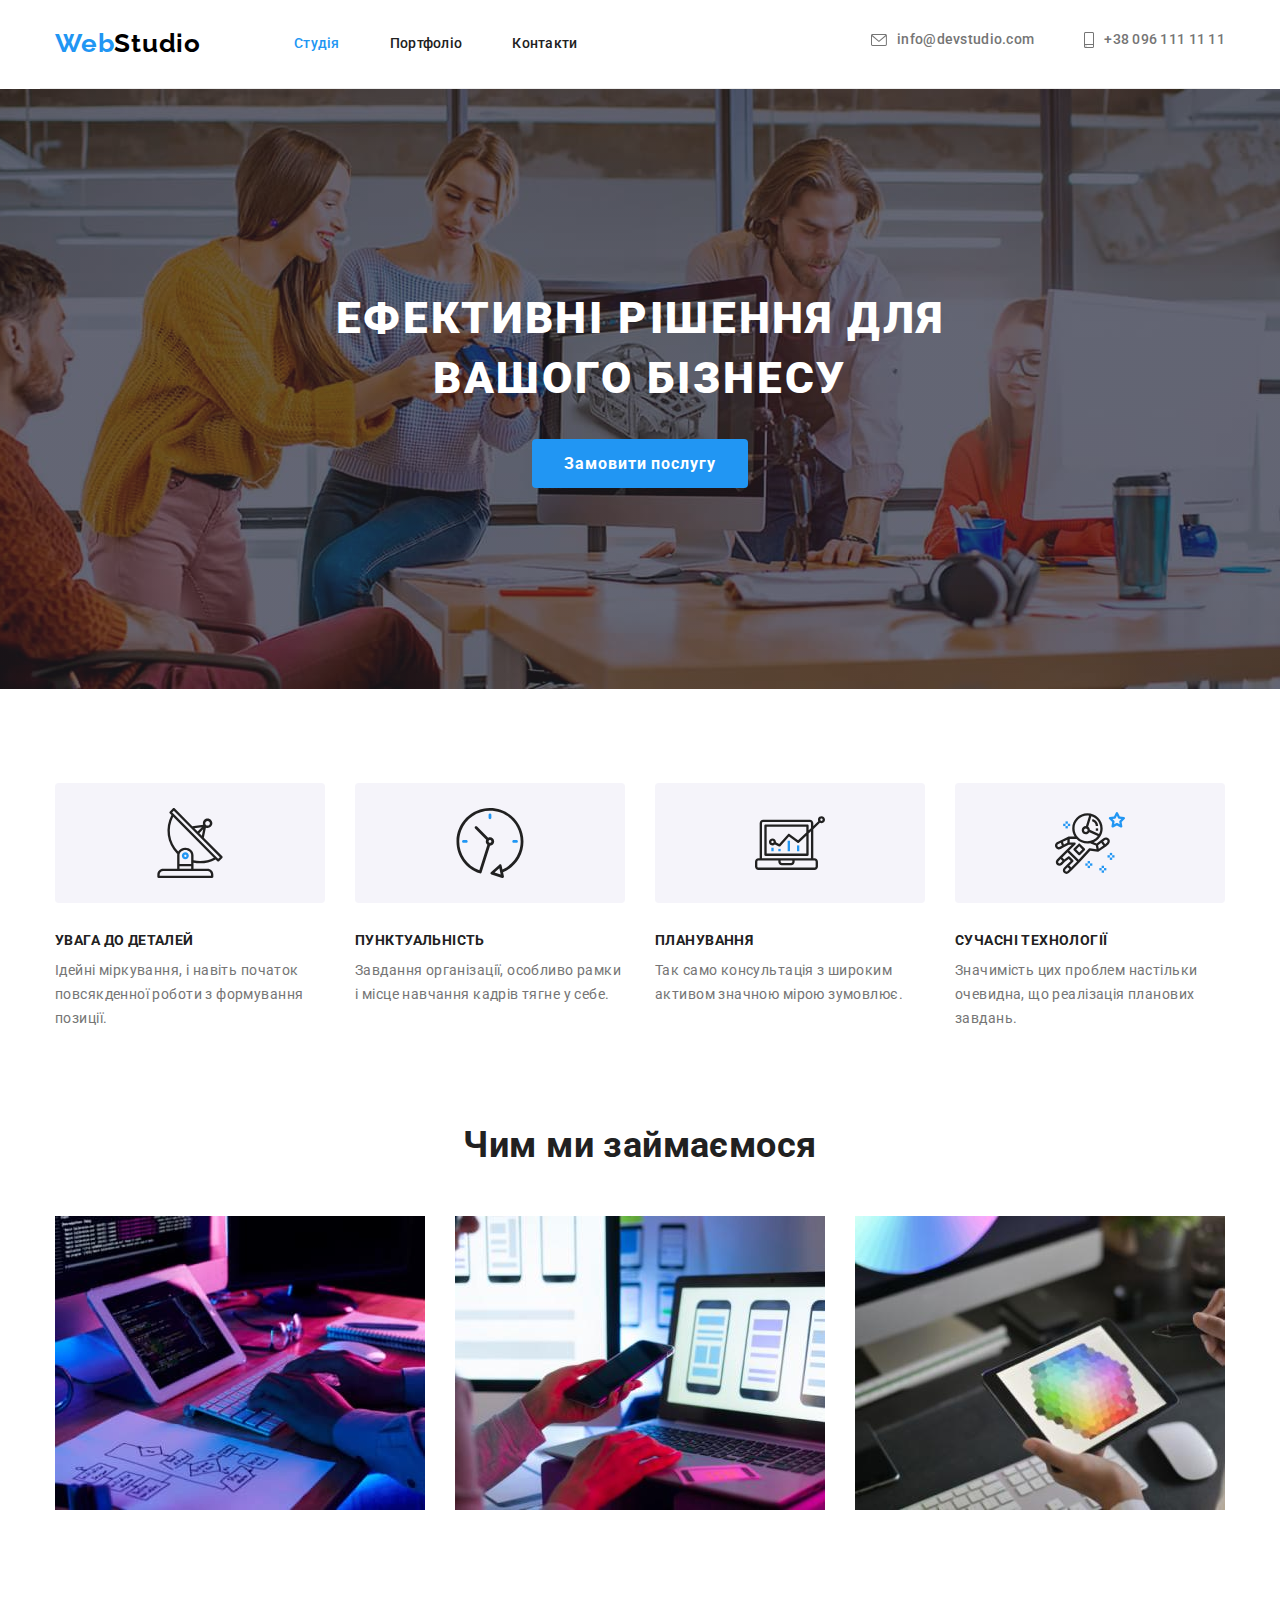
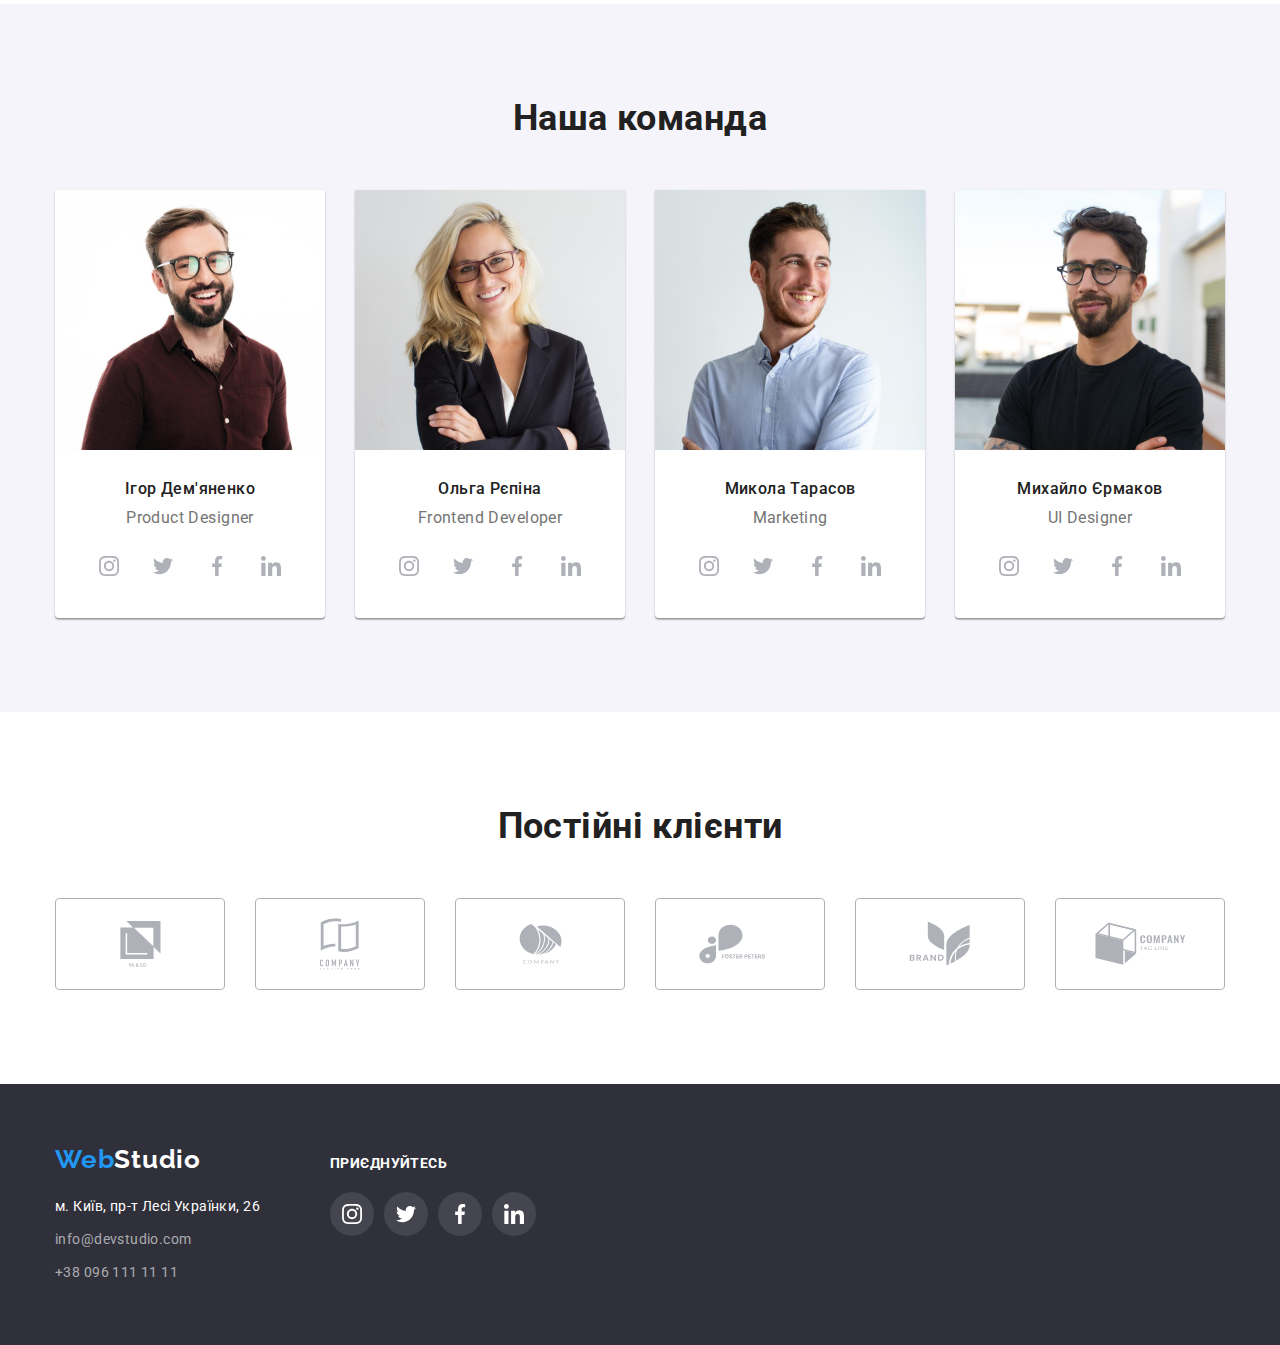
<file: index.html>
<!DOCTYPE html>
<html lang="uk">
  <head>
    <meta charset="UTF-8" />
    <meta http-equiv="X-UA-Compatible" content="IE=edge" />
    <meta name="viewport" content="width=device-width, initial-scale=1.0" />
    <title>Студія</title>
    <link rel="preconnect" href="https://fonts.googleapis.com" />
    <link rel="preconnect" href="https://fonts.gstatic.com" crossorigin />
    <link
      href="https://fonts.googleapis.com/css2?family=Raleway:wght@700&family=Roboto:wght@400;500;700;900&display=swap"
      rel="stylesheet"
    />
    <link
      rel="stylesheet"
      href="https://cdnjs.cloudflare.com/ajax/libs/modern-normalize/1.1.0/modern-normalize.min.css"
    />
    <link rel="stylesheet" href="./css/styles.css" />
  </head>
  <body class="page">
    <!--Верхня лінія-->
    <header class="page-header">
      <div class="container">
        <nav class="main-nav">
          <a class="logo link" href="./index.html"><span class="accent">Web</span>Studio</a>
          <ul class="list nav-list">
            <li class="nav-item"><a class="link current" href="./index.html">Студія</a></li>
            <li class="nav-item"><a class="link" href="./portfolio.html">Портфоліо</a></li>
            <li class="nav-item"><a class="link" href="">Контакти</a></li>
          </ul>
        </nav>
        <ul class="list header-conacts">
          <li class="сontacts-item">
            <a class="link" href="mailto:info@devstudio.com">
              <svg class="icon" width="16" height="12">
                <use href="./images/opt-symbol-defs.svg#icon-svgenvelope"></use></svg
              >info@devstudio.com</a
            >
          </li>
          <li class="сontacts-item">
            <a class="link" href="tel:+380961111111"
              ><svg class="icon" width="10" height="16">
                <use href="./images/opt-symbol-defs.svg#icon-svgsmartphone"></use></svg
              >+38 096 111 11 11</a
            >
          </li>
        </ul>
      </div>
    </header>
    <!--Шапка-->
    <main class="page-main">
      <section class="section hero">
        <div class="container">
          <h1 class="hero-title">Ефективні рішення для вашого бізнесу</h1>
          <button class="order-button" type="button">Замовити послугу</button>
        </div>
      </section>

      <!--Особливості-->
      <section class="section features">
        <div class="container">
          <h2 class="features-title visually-hidden">Особливості</h2>
          <ul class="list features-list">
            <li class="features-item icon-antenna">
              <h3 class="features-title">УВАГА ДО ДЕТАЛЕЙ</h3>
              <p class="features-text">
                Ідейні міркування, і навіть початок повсякденної роботи з формування позиції.
              </p>
            </li>
            <li class="features-item icon-clock">
              <h3 class="features-title">ПУНКТУАЛЬНІСТЬ</h3>
              <p class="features-text">
                Завдання організації, особливо рамки і місце навчання кадрів тягне у себе.
              </p>
            </li>
            <li class="features-item icon-diagram">
              <h3 class="features-title">ПЛАНУВАННЯ</h3>
              <p class="features-text">
                Так само консультація з широким активом значною мірою зумовлює.
              </p>
            </li>
            <li class="features-item icon-astronaut">
              <h3 class="features-title">СУЧАСНІ ТЕХНОЛОГІЇ</h3>
              <p class="features-text">
                Значимість цих проблем настільки очевидна, що реалізація планових завдань.
              </p>
            </li>
          </ul>
        </div>
      </section>
      <!--Чим займаємося-->
      <section class="section work">
        <div class="container">
          <h2 class="section-title">Чим ми займаємося</h2>
          <ul class="list example-list">
            <li class="example-item">
              <img
                class="example-photo"
                src="./images/img11.jpg"
                alt="моменти роботи"
                width="370"
                height="294"
              />
            </li>
            <li class="example-item">
              <img
                class="example-photo"
                src="./images/img22.jpg"
                alt="моменти роботи"
                width="370"
                height="294"
              />
            </li>
            <li class="example-item">
              <img
                class="example-photo"
                src="./images/img33.jpg"
                alt="моменти роботи"
                width="370"
                height="294"
              />
            </li>
          </ul>
        </div>
      </section>
      <!--Наша команда-->
      <section class="section team">
        <div class="container">
          <h2 class="section-title">Наша команда</h2>
          <ul class="list team-list">
            <li class="card">
              <img
                class="team-photo"
                src="./images/team1.jpg"
                alt="член команди"
                width="270"
                height="260"
              />
              <div class="card-container">
                <h3 class="member-name">Ігор Дем'яненко</h3>
                <p class="member-position">Product Designer</p>
                <ul class="list social-links">
                  <li class="social-item">
                    <a class="link social-link" href="https://www.instagram.com/"
                      ><svg class="icon-social" width="20" height="20">
                        <use href="./images/opt-symbol-defs.svg#icon-svginstagram"></use>
                      </svg>
                    </a>
                  </li>
                  <li class="social-item">
                    <a class="link social-link" href="https://twitter.com/"
                      ><svg class="icon-social" width="20" height="20">
                        <use href="./images/opt-symbol-defs.svg#icon-svgtwitter"></use></svg
                    ></a>
                  </li>
                  <li class="social-item">
                    <a class="link social-link" href="https://www.facebook.com/"
                      ><svg class="icon-social" width="20" height="20">
                        <use href="./images/opt-symbol-defs.svg#icon-svgfacebook"></use></svg
                    ></a>
                  </li>
                  <li class="social-item">
                    <a class="link social-link" href="https://www.linkedin.com/"
                      ><svg class="icon-social" width="20" height="20">
                        <use href="./images/opt-symbol-defs.svg#icon-svglinkedin"></use></svg
                    ></a>
                  </li>
                </ul>
              </div>
            </li>
            <li class="card">
              <img
                class="team-photo"
                src="./images/team2.jpg"
                alt="член команди"
                width="270"
                height="260"
              />
              <div class="card-container">
                <h3 class="member-name">Ольга Рєпіна</h3>
                <p class="member-position">Frontend Developer</p>
                <ul class="list social-links">
                  <li class="social-item">
                    <a class="link social-link" href="https://www.instagram.com/"
                      ><svg class="icon-social" width="20" height="20">
                        <use href="./images/opt-symbol-defs.svg#icon-svginstagram"></use>
                      </svg>
                    </a>
                  </li>
                  <li class="social-item">
                    <a class="link social-link" href="https://twitter.com/"
                      ><svg class="icon-social" width="20" height="20">
                        <use href="./images/opt-symbol-defs.svg#icon-svgtwitter"></use></svg
                    ></a>
                  </li>
                  <li class="social-item">
                    <a class="link social-link" href="https://www.facebook.com/"
                      ><svg class="icon-social" width="20" height="20">
                        <use href="./images/opt-symbol-defs.svg#icon-svgfacebook"></use></svg
                    ></a>
                  </li>
                  <li class="social-item">
                    <a class="link social-link" href="https://www.linkedin.com/"
                      ><svg class="icon-social" width="20" height="20">
                        <use href="./images/opt-symbol-defs.svg#icon-svglinkedin"></use></svg
                    ></a>
                  </li>
                </ul>
              </div>
            </li>
            <li class="card">
              <img
                class="team-photo"
                src="./images/team3.jpg"
                alt="член команди"
                width="270"
                height="260"
              />
              <div class="card-container">
                <h3 class="member-name">Микола Тарасов</h3>
                <p class="member-position">Marketing</p>
                <ul class="list social-links">
                  <li class="social-item">
                    <a class="link social-link" href="https://www.instagram.com/"
                      ><svg class="icon-social" width="20" height="20">
                        <use href="./images/opt-symbol-defs.svg#icon-svginstagram"></use>
                      </svg>
                    </a>
                  </li>
                  <li class="social-item">
                    <a class="link social-link" href="https://twitter.com/"
                      ><svg class="icon-social" width="20" height="20">
                        <use href="./images/opt-symbol-defs.svg#icon-svgtwitter"></use></svg
                    ></a>
                  </li>
                  <li class="social-item">
                    <a class="link social-link" href="https://www.facebook.com/"
                      ><svg class="icon-social" width="20" height="20">
                        <use href="./images/opt-symbol-defs.svg#icon-svgfacebook"></use></svg
                    ></a>
                  </li>
                  <li class="social-item">
                    <a class="link social-link" href="https://www.linkedin.com/"
                      ><svg class="icon-social" width="20" height="20">
                        <use href="./images/opt-symbol-defs.svg#icon-svglinkedin"></use></svg
                    ></a>
                  </li>
                </ul>
              </div>
            </li>
            <li class="card">
              <img
                class="team-photo"
                src="./images/team4.jpg"
                alt="член команди"
                width="270"
                height="260"
              />
              <div class="card-container">
                <h3 class="member-name">Михайло Єрмаков</h3>
                <p class="member-position">UI Designer</p>
                <ul class="list social-links">
                  <li class="social-item">
                    <a class="link social-link" href="https://www.instagram.com/"
                      ><svg class="icon-social" width="20" height="20">
                        <use href="./images/opt-symbol-defs.svg#icon-svginstagram"></use>
                      </svg>
                    </a>
                  </li>
                  <li class="social-item">
                    <a class="link social-link" href="https://twitter.com/"
                      ><svg class="icon-social" width="20" height="20">
                        <use href="./images/opt-symbol-defs.svg#icon-svgtwitter"></use></svg
                    ></a>
                  </li>
                  <li class="social-item">
                    <a class="link social-link" href="https://www.facebook.com/"
                      ><svg class="icon-social" width="20" height="20">
                        <use href="./images/opt-symbol-defs.svg#icon-svgfacebook"></use></svg
                    ></a>
                  </li>
                  <li class="social-item">
                    <a class="link social-link" href="https://www.linkedin.com/"
                      ><svg class="icon-social" width="20" height="20">
                        <use href="./images/opt-symbol-defs.svg#icon-svglinkedin"></use></svg
                    ></a>
                  </li>
                </ul>
              </div>
            </li>
          </ul>
        </div>
      </section>
      <!-- Постійні кліенти -->
      <section class="section our-clients">
        <div class="container">
          <h2 class="section-title">Постійні клієнти</h2>
          <ul class="list clients">
            <li class="client-item">
              <a class="link client" href=""
                ><svg class="icon-client" width="41" height="46">
                  <use href="./images/opt-symbol-defs.svg#icon-svggroup1"></use></svg
              ></a>
            </li>
            <li class="client-item">
              <a class="link client" href=""
                ><svg class="icon-client" width="40" height="52">
                  <use href="./images/opt-symbol-defs.svg#icon-svggroup2"></use></svg
              ></a>
            </li>
            <li class="client-item">
              <a class="link client" href=""
                ><svg class="icon-client" width="43" height="41">
                  <use href="./images/opt-symbol-defs.svg#icon-svggroup3"></use></svg
              ></a>
            </li>
            <li class="client-item">
              <a class="link client" href=""
                ><svg class="icon-client" width="84" height="40">
                  <use href="./images/opt-symbol-defs.svg#icon-svggroup4"></use></svg
              ></a>
            </li>
            <li class="client-item">
              <a class="link client" href=""
                ><svg class="icon-client" width="62" height="45">
                  <use href="./images/opt-symbol-defs.svg#icon-svggroup5"></use></svg
              ></a>
            </li>
            <li class="client-item">
              <a class="link client" href=""
                ><svg class="icon-client" width="93" height="43">
                  <use href="./images/opt-symbol-defs.svg#icon-svggroup6"></use></svg
              ></a>
            </li>
          </ul>
        </div>
      </section>
    </main>
    <!--Footer-->
    <footer class="page-footer">
      <div class="container">
        <div class="address-container">
          <a class="link logo" href="./index.html"><span class="accent">Web</span>Studio</a>
          <address class="footer-contacts">
            <ul class="list contacts-list">
              <li class="contacts-item">
                <a class="contacts maps link" href="">м. Київ, пр-т Лесі Українки, 26</a>
              </li>
              <li class="contacts-item">
                <a class="contacts link" href="mailto:info@devstudio.com">info@devstudio.com</a>
              </li>
              <li class="contacts-item">
                <a class="contacts link" href="tel:+380961111111">+38 096 111 11 11</a>
              </li>
            </ul>
          </address>
        </div>
        <div class="join-container">
          <h3 class="join-us">приєднуйтесь</h3>
          <ul class="list social-links footer-social">
            <li class="social-item">
              <a class="link social-link" href="https://www.instagram.com/"
                ><svg class="icon-social" width="20" height="20">
                  <use href="./images/opt-symbol-defs.svg#icon-svginstagram"></use>
                </svg>
              </a>
            </li>
            <li class="social-item">
              <a class="link social-link" href="https://twitter.com/"
                ><svg class="icon-social" width="20" height="20">
                  <use href="./images/opt-symbol-defs.svg#icon-svgtwitter"></use></svg
              ></a>
            </li>
            <li class="social-item">
              <a class="link social-link" href="https://www.facebook.com/"
                ><svg class="icon-social" width="20" height="20">
                  <use href="./images/opt-symbol-defs.svg#icon-svgfacebook"></use></svg
              ></a>
            </li>
            <li class="social-item">
              <a class="link social-link" href="https://www.linkedin.com/"
                ><svg class="icon-social" width="20" height="20">
                  <use href="./images/opt-symbol-defs.svg#icon-svglinkedin"></use></svg
              ></a>
            </li>
          </ul>
        </div>
      </div>
    </footer>
  </body>
</html>
</file>
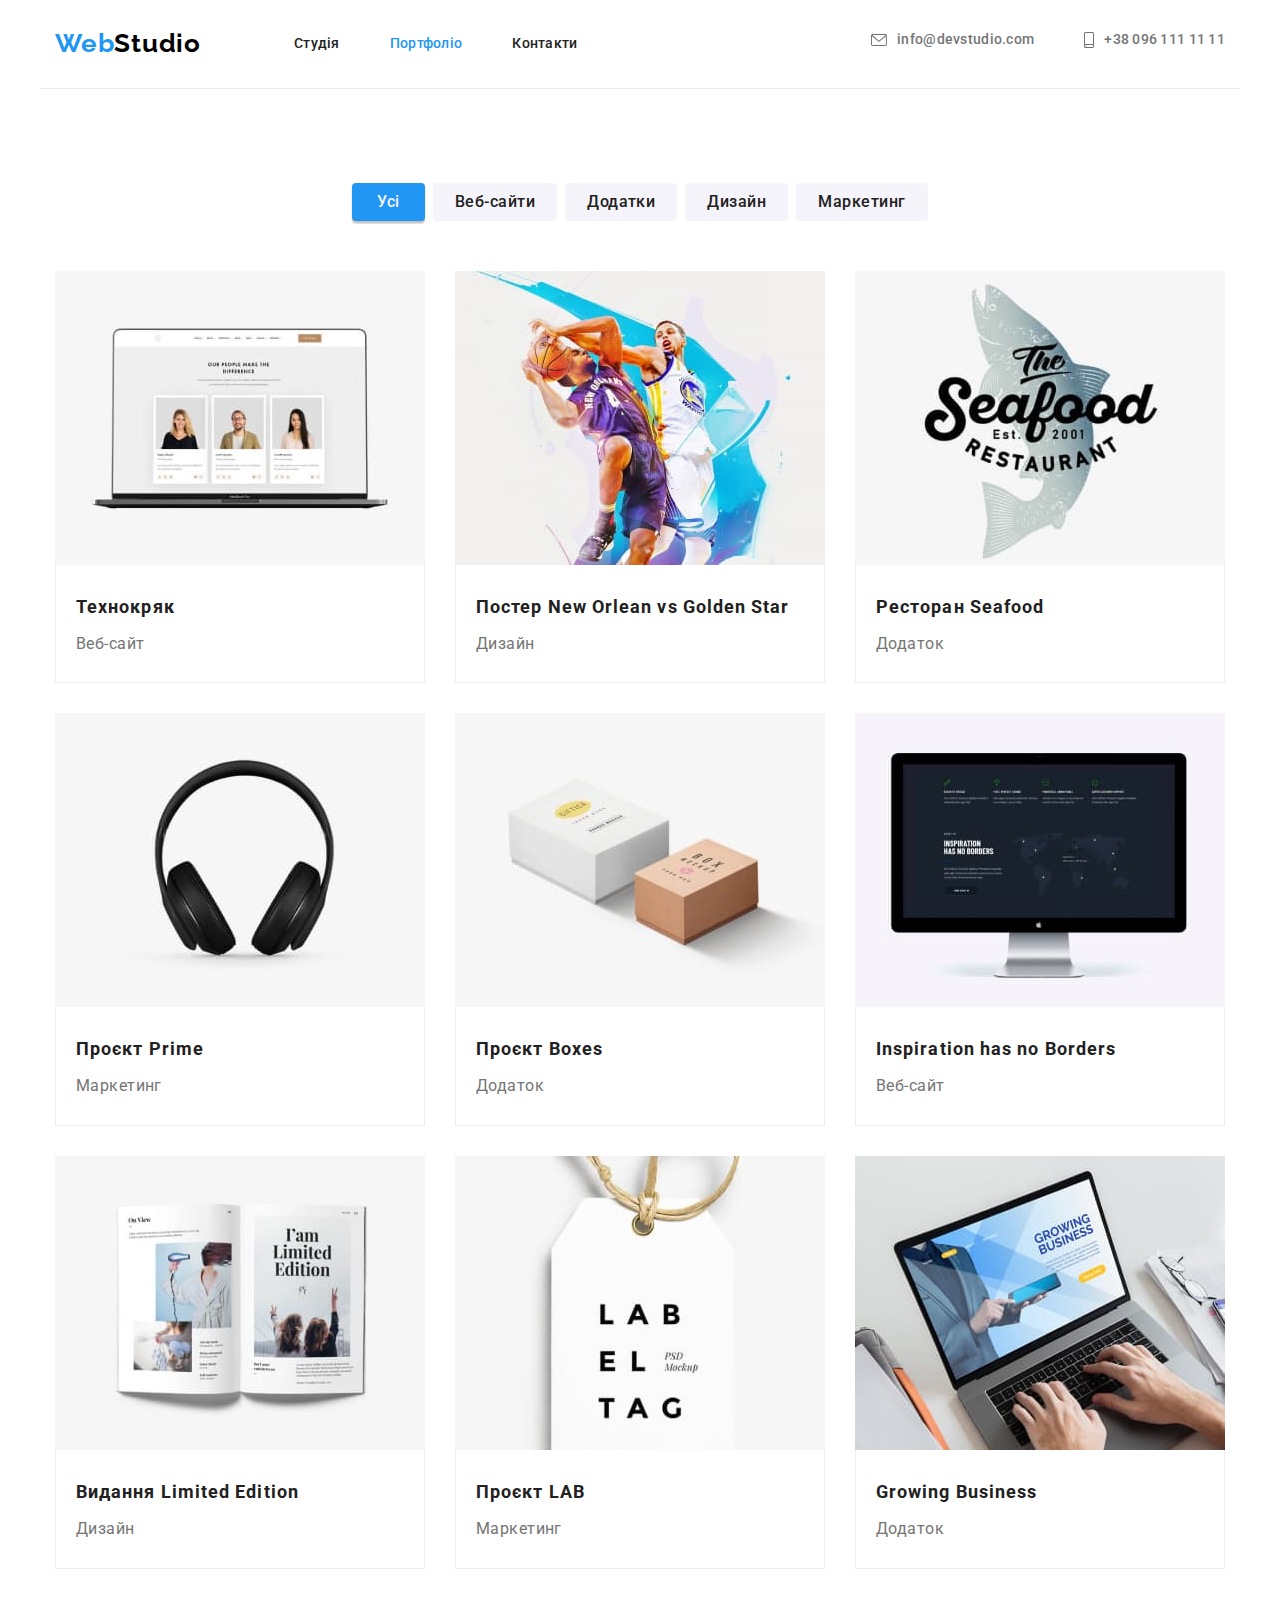
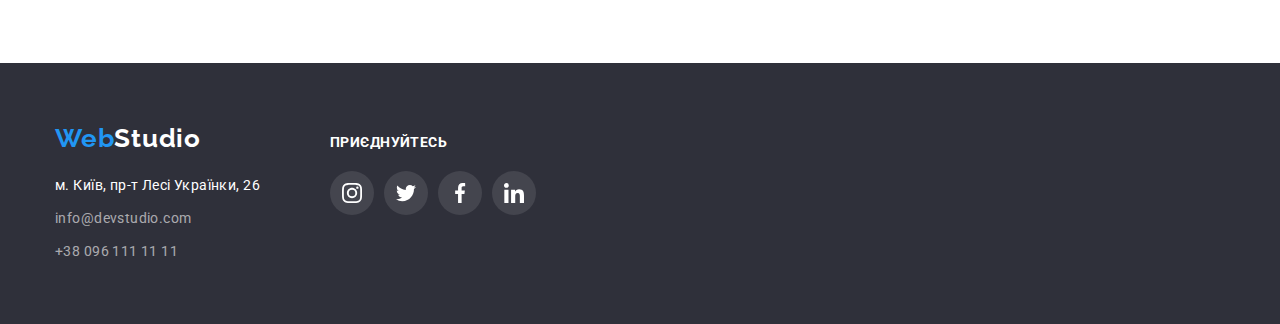
<file: portfolio.html>
<!DOCTYPE html>
<html lang="uk">
  <head>
    <meta charset="UTF-8" />
    <meta http-equiv="X-UA-Compatible" content="IE=edge" />
    <meta name="viewport" content="width=device-width, initial-scale=1.0" />
    <title>Портфоліо</title>
    <link rel="preconnect" href="https://fonts.googleapis.com" />
    <link rel="preconnect" href="https://fonts.gstatic.com" crossorigin />
    <link
      href="https://fonts.googleapis.com/css2?family=Raleway:wght@700&family=Roboto:wght@400;500;700;900&display=swap"
      rel="stylesheet"
    />
    <link
      rel="stylesheet"
      href="https://cdnjs.cloudflare.com/ajax/libs/modern-normalize/1.1.0/modern-normalize.min.css"
    />
    <link rel="stylesheet" href="./css/styles.css" />
  </head>
  <body class="page">
    <!-- Верхня лінія(Шапка) -->
    <header class="page-header">
      <div class="container">
        <nav class="main-nav">
          <a class="logo link" href="./index.html"><span class="accent">Web</span>Studio</a>
          <ul class="list nav-list">
            <li class="nav-item"><a class="link" href="./index.html">Студія</a></li>
            <li class="nav-item"><a class="link current" href="./portfolio.html">Портфоліо</a></li>
            <li class="nav-item"><a class="link" href="">Контакти</a></li>
          </ul>
        </nav>
        <ul class="list header-conacts">
          <li class="сontacts-item">
            <a class="link" href="mailto:info@devstudio.com">
              <svg class="icon" width="16" height="12">
                <use href="./images/opt-symbol-defs.svg#icon-svgenvelope"></use></svg
              >info@devstudio.com</a
            >
          </li>
          <li class="сontacts-item">
            <a class="link" href="tel:+380961111111"
              ><svg class="icon" width="10" height="16">
                <use href="./images/opt-symbol-defs.svg#icon-svgsmartphone"></use></svg
              >+38 096 111 11 11</a
            >
          </li>
        </ul>
      </div>
    </header>
    <!-- Основний контент сторінки -->
    <main class="page-main">
      <section class="section project">
        <!-- Цей h1 буде сховано -->
        <h1 class="projects-title visually-hidden">Наші проєкти</h1>
        <!-- Список філтрів -->
        <div class="container">
          <ul class="list filters-buttons">
            <li class="filter"><button class="current button" type="button">Усі</button></li>
            <li class="filter">
              <button class="secondary button" type="button">Веб-сайти</button>
            </li>
            <li class="filter"><button class="secondary button" type="button">Додатки</button></li>
            <li class="filter"><button class="secondary button" type="button">Дизайн</button></li>
            <li class="filter">
              <button class="secondary button" type="button">Маркетинг</button>
            </li>
          </ul>
        </div>
        <!-- Список проєктів -->
        <div class="container">
          <ul class="list projects-list">
            <li class="project-item">
              <a class="project link" href="">
                <img
                  class="img"
                  src="./images/img1s.jpg"
                  alt="Приклад роботи студії під назвою Технокряк"
                  width="370"
                />
                <div class="border-box">
                  <h2 class="title">Технокряк</h2>
                  <p class="description">Веб-сайт</p>
                </div>
              </a>
            </li>
            <li class="project-item">
              <a class="project link" href="">
                <img
                  class="img"
                  src="./images/img2s.jpg"
                  alt="Приклад постера розробленого студією"
                  width="370"
                />
                <div class="border-box">
                  <h2 class="title">Постер New Orlean vs Golden Star</h2>
                  <p class="description">Дизайн</p>
                </div>
              </a>
            </li>
            <li class="project-item">
              <a class="project link" href="">
                <img
                  class="img"
                  src="./images/img3s.jpg"
                  alt="Приклад дизайну додатка"
                  width="370"
                />
                <div class="border-box">
                  <h2 class="title">Ресторан Seafood</h2>
                  <p class="description">Додаток</p>
                </div>
              </a>
            </li>
            <li class="project-item">
              <a class="project link" href="">
                <img
                  class="img"
                  src="./images/img4s.jpg"
                  alt="Приклад маркетингового рішення"
                  width="370"
                />
                <div class="border-box">
                  <h2 class="title">Проєкт Prime</h2>
                  <p class="description">Маркетинг</p>
                </div>
              </a>
            </li>
            <li class="project-item">
              <a class="project link" href="">
                <img
                  class="img"
                  src="./images/img5s.jpg"
                  alt="Приклад вигляду додатка"
                  width="370"
                />
                <div class="border-box">
                  <h2 class="title">Проєкт Boxes</h2>
                  <p class="description">Додаток</p>
                </div>
              </a>
            </li>
            <li class="project-item">
              <a class="project link" href="">
                <img
                  class="img"
                  src="./images/img6s.jpg"
                  alt="Приклад вигляду Веб-сайту"
                  width="370"
                />
                <div class="border-box">
                  <h2 class="title">Inspiration has no Borders</h2>
                  <p class="description">Веб-сайт</p>
                </div>
              </a>
            </li>
            <li class="project-item">
              <a class="project link" href="">
                <img class="img" src="./images/img7s.jpg" alt="Приклад дизайну книги" width="370" />
                <div class="border-box">
                  <h2 class="title">Видання Limited Edition</h2>
                  <p class="description">Дизайн</p>
                </div>
              </a>
            </li>
            <li class="project-item">
              <a class="project link" href="">
                <img
                  class="img"
                  src="./images/img8s.jpg"
                  alt="Приклад лейби с написом"
                  width="370"
                />
                <div class="border-box">
                  <h2 class="title">Проєкт LAB</h2>
                  <p class="description">Маркетинг</p>
                </div>
              </a>
            </li>
            <li class="project-item">
              <a class="project link" href="">
                <img
                  class="img"
                  src="./images/img9s.jpg"
                  alt="Відкритий додаток на ноутбуку"
                  width="370"
                />
                <div class="border-box">
                  <h2 class="title">Growing Business</h2>
                  <p class="description">Додаток</p>
                </div>
              </a>
            </li>
          </ul>
        </div>
      </section>
    </main>
    <!-- Footer -->
    <footer class="page-footer">
      <div class="container">
        <div class="address-container">
          <a class="link logo" href="./index.html"><span class="accent">Web</span>Studio</a>
          <address class="footer-contacts">
            <ul class="list contacts-list">
              <li class="contacts-item">
                <a class="contacts maps link" href="">м. Київ, пр-т Лесі Українки, 26</a>
              </li>
              <li class="contacts-item">
                <a class="contacts link" href="mailto:info@devstudio.com">info@devstudio.com</a>
              </li>
              <li class="contacts-item">
                <a class="contacts link" href="tel:+380961111111">+38 096 111 11 11</a>
              </li>
            </ul>
          </address>
        </div>
        <div class="join-container">
          <h3 class="join-us">приєднуйтесь</h3>
          <ul class="list social-links footer-social">
            <li class="social-item">
              <a class="link social-link" href="https://www.instagram.com/"
                ><svg class="icon-social" width="20" height="20">
                  <use href="./images/opt-symbol-defs.svg#icon-svginstagram"></use>
                </svg>
              </a>
            </li>
            <li class="social-item">
              <a class="link social-link" href="https://twitter.com/"
                ><svg class="icon-social" width="20" height="20">
                  <use href="./images/opt-symbol-defs.svg#icon-svgtwitter"></use></svg
              ></a>
            </li>
            <li class="social-item">
              <a class="link social-link" href="https://www.facebook.com/"
                ><svg class="icon-social" width="20" height="20">
                  <use href="./images/opt-symbol-defs.svg#icon-svgfacebook"></use></svg
              ></a>
            </li>
            <li class="social-item">
              <a class="link social-link" href="https://www.linkedin.com/"
                ><svg class="icon-social" width="20" height="20">
                  <use href="./images/opt-symbol-defs.svg#icon-svglinkedin"></use></svg
              ></a>
            </li>
          </ul>
        </div>
      </div>
    </footer>
  </body>
</html>
</file>
<file: css/styles.css>
/* Основний колір #212121 */
/* Вторинний колір #757575 */
/* Акцент #2196F3 */
/* Фон основний #FFFFFF */
/* Вторинний колір фону #2F303A */
/* Контакти footer кольори rgba(255, 255, 255, 1) ; rgba(255, 255, 255, 0.6) */
/* Кольори логотипу #000000 #2196F3 */
/* Фон наша команда #F5F4FA */

:root {
  --primary-text-color: #212121;
  --link-text-color: #757575;
  --primary-background-color: #ffffff;
  --secondary-accent-color: #f5f4fa;
  --secondary-background-color: #2f303a;
  --footer-contacts-color: rgba(255, 255, 255, 0.6);
  --logo-accent-color: #000000;
  --accent-color: #2196f3;
  --icon-color: #afb1b8;
  --primary-font-size: 14px;
  --primery-font-weight: 400;
  --primary-letter-spacing: 0.03em;
}
/* Стилі для index.html */
/* Загальні */
.page {
  background-color: var(--primary-background-color);
  color: var(--primary-text-color);
  font-family: 'Roboto', sans-serif;
  line-height: 1.71;
  font-size: var(--primary-font-size);
  letter-spacing: var(--primary-letter-spacing);
}
.main-nav .logo {
  margin-top: 24px;
  margin-bottom: 25px;
  margin-right: 93px;
  font-family: 'Raleway', sans-serif;
  font-style: normal;
  font-weight: 700;
  font-size: 26px;
  line-height: 1.2;
  letter-spacing: var(--primary-letter-spacing);
  color: var(--logo-accent-color);
}
.accent {
  color: var(--accent-color);
}
.list {
  list-style: none;
  padding: 0;
  margin: 0;
}
.section {
  padding-top: 94px;
  padding-bottom: 94px;
}
.link {
  text-decoration: none;
  font-style: normal;
}
.visually-hidden {
  position: absolute;
  width: 1px;
  height: 1px;
  margin: -1px;
  border: 0;
  padding: 0;
  white-space: nowrap;
  clip-path: inset(100%);
  clip: rect(0 0 0 0);
  overflow: hidden;
}
.page-header .container {
  display: flex;
  justify-content: space-between;
  border-bottom: 1px solid #ececec;
}
.container {
  width: 1200px;
  padding-left: 15px;
  padding-right: 15px;
  margin: 0 auto;
  /* outline: 2px solid teal; */
}
/*  Навігація */
.main-nav {
  display: flex;
  align-items: center;
}
.nav-list {
  padding: 32px 0;
  display: flex;
}
.nav-item:not(:last-child) {
  margin-right: 50px;
}

.nav-item > .current {
  color: var(--accent-color);
}
nav .link {
  font-weight: 500;
  line-height: 1.14;
  letter-spacing: 0.02em;
  color: inherit;
}

/* Контакти  */
.header-conacts {
  text-align: center;
  padding: 32px 0;
  display: flex;
}

.header-conacts .link {
  display: flex;
  align-items: center;
  font-weight: 500;
  font-size: var(--primary-font-size);
  line-height: 1.14;
  letter-spacing: 0.02em;
  cursor: pointer;
  color: var(--link-text-color);
}

.link:hover,
.link:focus {
  color: var(--accent-color);
}

.header-conacts .icon {
  margin-right: 10px;
  fill: currentColor;
}

.сontacts-item:not(:last-child) {
  margin-right: 50px;
}

/* Герой */
.hero {
  text-align: center;
  margin: 0 auto;
  padding-top: 200px;
  padding-bottom: 200px;
  max-width: 1600px;
  height: 600px;
  background-color: #c4c4c4;
  background-image: linear-gradient(to right, rgba(47, 48, 58, 0.4), rgba(47, 48, 58, 0.4)),
    url('../images/herobcgopt.jpg');
  background-position: center;
  background-repeat: no-repeat;
  background-size: cover;
}

.hero-title {
  max-width: 696px;
  margin-left: auto;
  margin-right: auto;
  margin-top: 0;
  margin-bottom: 30px;
  font-weight: 900;
  font-size: 44px;
  line-height: 1.36;
  text-align: center;
  letter-spacing: 0.06em;
  text-transform: uppercase;
  color: var(--primary-background-color);
}

.order-button {
  min-width: 216px;
  padding: 10px 32px;
  font-family: inherit;
  font-weight: 700;
  font-size: 16px;
  line-height: 1.84;
  text-align: center;
  letter-spacing: 0.06em;
  border-radius: 4px;
  cursor: pointer;
  background-color: var(--accent-color);
  color: var(--primary-background-color);
  border: none;
}

/* Особливості */
.features-title {
  margin-top: 0;
  margin-bottom: 10px;
  font-size: 14px;
  line-height: 1.14;
  text-transform: uppercase;
}
.features-text {
  margin-top: 0;
  margin-bottom: 0;
  color: var(--link-text-color);
}
.features-list {
  display: flex;
  justify-content: space-between;
}
.features-item {
  width: 270px;
}
.features-item:not(:last-child) {
  margin-right: 30px;
}
.features-item::before {
  content: '';
  display: block;
  height: 120px;
  margin-bottom: 30px;
  background-color: var(--secondary-accent-color);
  border-radius: 4px;
  background-repeat: no-repeat;
  background-position: center;
}
.icon-antenna::before {
  background-image: url(../images/svgantenna.svg);
}

.icon-clock::before {
  background-image: url(../images/svgclock.svg);
}

.icon-diagram::before {
  background-image: url(../images/svgdiagram.svg);
}

.icon-astronaut::before {
  background-image: url(../images/svgastronaut.svg);
}
/* Чим займаємося */
.work {
  padding-top: 0;
}
.section-title {
  margin-top: 0;
  margin-bottom: 50px;
  font-size: 36px;
  line-height: 1.16;
  text-align: center;
}
.example-list {
  display: flex;
  justify-content: space-between;
}
.example-photo {
  display: block;
}
/* Команда */
.team {
  background: var(--secondary-accent-color);
}
.team-photo {
  display: block;
}
.team-list {
  display: flex;
  justify-content: space-between;
}
.member-name {
  margin-top: 0;
  margin-bottom: 10px;
  font-weight: 500;
  font-size: 16px;
  line-height: 1.18;
  text-align: center;
}
.member-position {
  margin-top: 0;
  margin-bottom: 16px;
  font-size: 16px;
  line-height: 1.18;
  text-align: center;
  color: var(--link-text-color);
}
.card {
  box-shadow: 0px 1px 3px rgba(0, 0, 0, 0.12), 0px 1px 1px rgba(0, 0, 0, 0.14),
    0px 2px 1px rgba(0, 0, 0, 0.2);
  border-radius: 0px 0px 4px 4px;
  background: var(--primary-background-color);
}
.card-container {
  padding-top: 30px;
  padding-bottom: 30px;
  padding-left: 32px;
  padding-right: 32px;
}
/* Соціальні посилання  */

.social-links {
  width: 206px;
  height: 44px;
  display: flex;
  justify-content: space-between;
}

.social-item:not(:last-child) {
  margin-right: 10px;
}
.social-link {
  display: flex;
  justify-content: center;
  align-items: center;
  width: 44px;
  height: 44px;
  color: var(--icon-color);
  border-radius: 50%;
}

.social-link:hover,
.social-link:focus {
  background-color: var(--accent-color);
  color: var(--primary-background-color);
}

.icon-social {
  fill: currentColor;
}
/* Клієнти */

.clients {
  display: flex;
  justify-content: space-between;
}
.client-item:not(:last-child) {
  margin-right: 30px;
}
.client {
  color: var(--icon-color);
  display: flex;
  justify-content: center;
  align-items: center;
  width: 170px;
  height: 92px;
  border: 1px solid var(--icon-color);
  border-radius: 4px;
}

.client:hover,
.client:focus {
  border-color: var(--accent-color);
}
.icon-client {
  fill: currentColor;
}
/* Футер */

footer {
  padding-top: 60px;
  padding-bottom: 60px;
  background-color: var(--secondary-background-color);
}
.page-footer .logo {
  display: inline-block;
  margin-bottom: 20px;
  font-family: Raleway, sens-serif;
  font-style: normal;
  font-weight: 700;
  font-size: 26px;
  line-height: 1.2;
  letter-spacing: var(--primary-letter-spacing);
  color: var(--primary-background-color);
}
.contacts-item:not(:last-child) {
  margin-bottom: 9px;
}
.contacts {
  font-weight: var(--primery-font-weight);
  color: var(--footer-contacts-color);
}
.maps.link {
  color: var(--primary-background-color);
}
/* Footer-social */

.join-us {
  margin: 0;
  padding: 0;
  font-size: 14px;
  line-height: 1.14;
  text-transform: uppercase;
  color: var(--primary-background-color);
}
.join-container .social-link {
  color: var(--primary-background-color);
  background: rgba(255, 255, 255, 0.1);
}
.join-container .social-link:hover,
.join-container .social-link:focus {
  background-color: var(--accent-color);
}

.footer-social {
  margin: 0;
  padding: 0;
  margin-top: 20px;
}
.page-footer .container {
  display: flex;
  justify-content: flex-start;
  align-items: baseline;
}

.address-container {
  margin-right: 70px;
}

/* Стилі для portfolio.html */
/* Портфоліо фільтри*/

.filters-buttons {
  display: flex;
  justify-content: center;
  margin-bottom: 50px;
}
.filter:not(:last-child) {
  margin-right: 8px;
}

.filter .button {
  padding: 6px 22px;
  font-family: inherit;
  font-weight: 500;
  font-size: 16px;
  line-height: 1.6;
  letter-spacing: var(--primary-letter-spacing);
  background-color: var(--secondary-accent-color);
  color: var(--primary-text-color);
  border: var(--secondary-accent-color);
  border-radius: 4px;
  cursor: pointer;
}
.filter .button:hover,
.filter .button:focus {
  background-color: var(--accent-color);
  color: var(--secondary-accent-color);
  box-shadow: 0px 3px 1px rgba(0, 0, 0, 0.1), 0px 1px 2px rgba(0, 0, 0, 0.08),
    0px 2px 2px rgba(0, 0, 0, 0.12);
}
.filter .current {
  padding: 6px 25px;
  background-color: var(--accent-color);
  color: var(--secondary-accent-color);
  box-shadow: 0px 3px 1px rgba(0, 0, 0, 0.1), 0px 1px 2px rgba(0, 0, 0, 0.08),
    0px 2px 2px rgba(0, 0, 0, 0.12);
}
/* Проєкти */
.projects-list {
  display: flex;
  justify-content: flex-start;
  flex-wrap: wrap;
  /* gap: 30px; */
}

.project-item:hover,
.project-item:focus {
  box-shadow: 0px 1px 1px rgba(0, 0, 0, 0.12), 0px 4px 4px rgba(0, 0, 0, 0.06),
    1px 4px 6px rgba(0, 0, 0, 0.16);
}

.project-item:not(:nth-child(3n + 3)) {
  margin-right: 30px;
}
.project-item:nth-child(-n + 6) {
  margin-bottom: 30px;
}

.projects-list .title {
  margin-top: 0;
  margin-bottom: 4px;
  font-size: 18px;
  line-height: 2;
  letter-spacing: 0.06em;
  color: var(--primary-text-color);
}
.projects-list .description {
  margin-top: 0;
  margin-bottom: 0;
  font-size: 16px;
  line-height: 1.87;
  color: var(--link-text-color);
}
.border-box {
  padding: 24px 20px;
  border: 1px solid #eeeeee;
  border-top: none;
}
.img {
  display: block;
}
</file>
